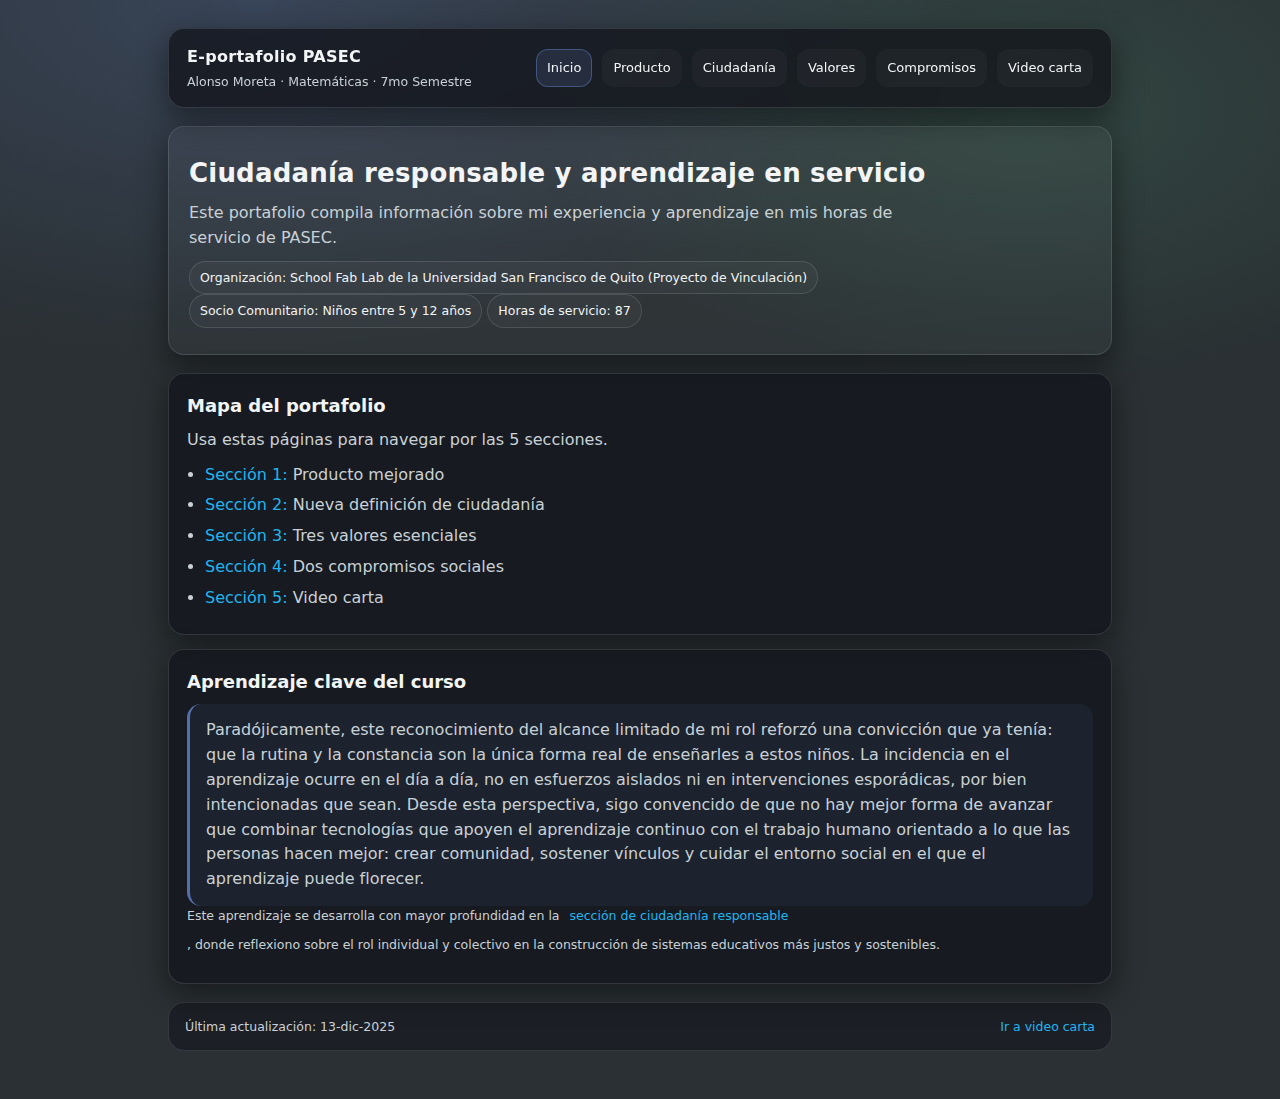
<file: index.html>
<!doctype html>
<html lang="es">
<head>
  <meta charset="utf-8" />
  <meta name="viewport" content="width=device-width, initial-scale=1" />
  <title>E-portafolio PASEC</title>
  <link rel="stylesheet" href="assets/css/styles.css" />
</head>
<body>
  <a class="skip-link" href="#contenido">Saltar al contenido</a>

  <div class="container">
    <header class="header">
      <div class="brand">
        <h1>E-portafolio PASEC</h1>
        <p>Alonso Moreta · Matemáticas · 7mo Semestre</p>
      </div>

      <nav class="nav" aria-label="Navegación principal">
        <a class="active" href="index.html">Inicio</a>
        <a href="producto.html">Producto</a>
        <a href="ciudadania.html">Ciudadanía</a>
        <a href="valores.html">Valores</a>
        <a href="compromisos.html">Compromisos</a>
        <a href="video.html">Video carta</a>
      </nav>
    </header>

    <section class="hero" id="contenido">
      <h2>Ciudadanía responsable y aprendizaje en servicio</h2>
      <p>
        Este portafolio compila información sobre mi experiencia y aprendizaje en mis horas de servicio de PASEC.
      </p>
      <div class="meta" style="margin-top:10px;">
        <span class="badge">Organización: School Fab Lab de la Universidad San Francisco de Quito (Proyecto de Vinculación)</span>
        <span class="badge">Socio Comunitario: Niños entre 5 y 12 años</span>
        <span class="badge">Horas de servicio: 87</span>
      </div>
    </section>

    <section class="grid" aria-label="Accesos a secciones">
      <article class="card">
        <h3>Mapa del portafolio</h3>
        <p>Usa estas páginas para navegar por las 5 secciones.</p>
        <ul class="list">
          <li><a href="producto.html">Sección 1:</a> Producto mejorado</li>
          <li><a href="ciudadania.html">Sección 2:</a> Nueva definición de ciudadanía</li>
          <li><a href="valores.html">Sección 3:</a> Tres valores esenciales</li>
          <li><a href="compromisos.html">Sección 4:</a> Dos compromisos sociales</li>
          <li><a href="video.html">Sección 5:</a> Video carta</li>
        </ul>
      </article>

<section class="card">
  <h3>Aprendizaje clave del curso</h3>

  <blockquote>
  Paradójicamente, este reconocimiento del alcance limitado de mi rol reforzó una convicción que ya tenía:
  que la rutina y la constancia son la única forma real de enseñarles a estos niños. La incidencia en el
  aprendizaje ocurre en el día a día, no en esfuerzos aislados ni en intervenciones esporádicas, por bien
  intencionadas que sean. Desde esta perspectiva, sigo convencido de que no hay mejor forma de avanzar que
  combinar tecnologías que apoyen el aprendizaje continuo con el trabajo humano orientado a lo que las
  personas hacen mejor: crear comunidad, sostener vínculos y cuidar el entorno social en el que el aprendizaje
  puede florecer.
  </blockquote>

  <p class="meta">
    Este aprendizaje se desarrolla con mayor profundidad en la
    <a href="ciudadania.html">sección de ciudadanía responsable</a>, donde reflexiono sobre el rol individual y colectivo en la construcción de sistemas educativos
    más justos y sostenibles.
  </p>
</section>

      
      </section>

    <footer class="footer">
      <span>Última actualización: 13-dic-2025</span>
      <span><a href="video.html">Ir a video carta</a></span>
    </footer>
  </div>
</body>
</html>
</file>
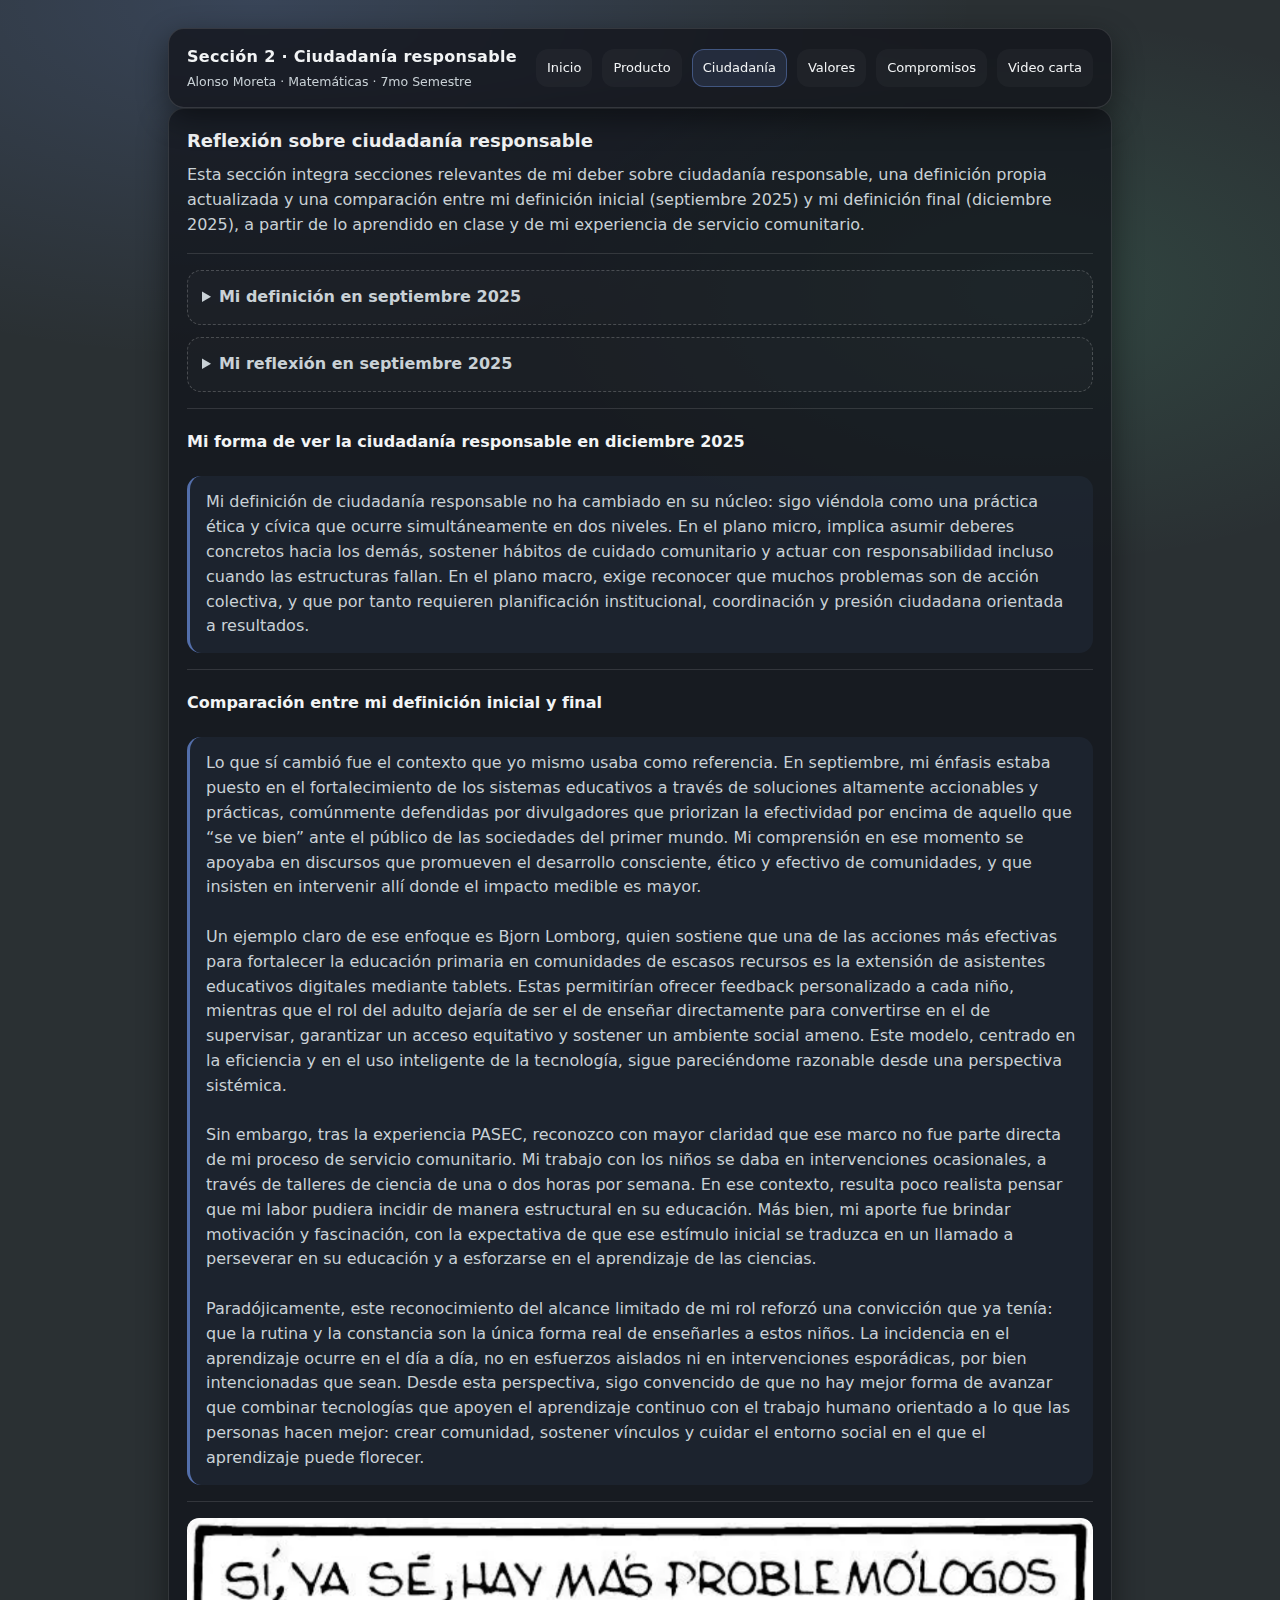
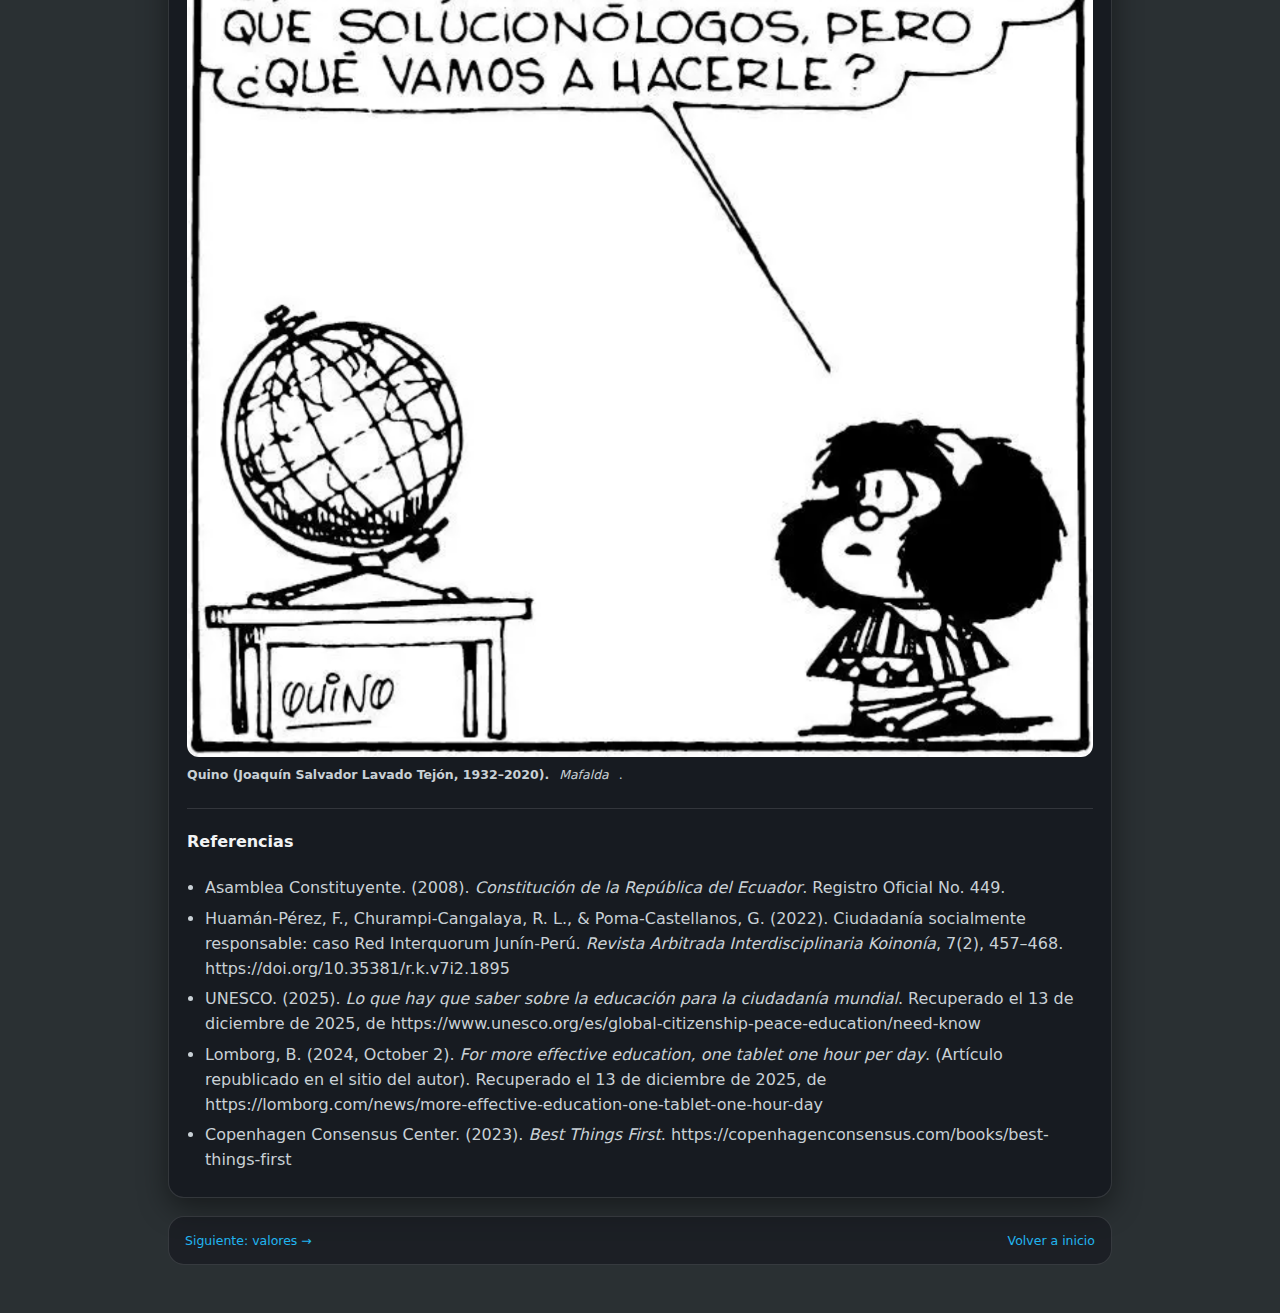
<file: ciudadania.html>
<!doctype html>
<html lang="es">
<head>
  <meta charset="utf-8" />
  <meta name="viewport" content="width=device-width, initial-scale=1" />
  <title>Ciudadanía responsable · E-portafolio PASEC</title>
  <link rel="stylesheet" href="assets/css/styles.css" />
</head>
<body>
  <div class="container">
    <header class="header">
      <div class="brand">
        <h1>Sección 2 · Ciudadanía responsable</h1>
        <p>Alonso Moreta · Matemáticas · 7mo Semestre</p>
      </div>
      <nav class="nav" aria-label="Navegación principal">
        <a href="index.html">Inicio</a>
        <a href="producto.html">Producto</a>
        <a class="active" href="ciudadania.html">Ciudadanía</a>
        <a href="valores.html">Valores</a>
        <a href="compromisos.html">Compromisos</a>
        <a href="video.html">Video carta</a>
      </nav>
    </header>

    <section class="card">
  <h3>Reflexión sobre ciudadanía responsable</h3>

  <p>
    Esta sección integra secciones relevantes de mi deber sobre ciudadanía responsable, una definición propia actualizada
    y una comparación entre mi definición inicial (septiembre 2025) y mi definición final (diciembre 2025),
    a partir de lo aprendido en clase y de mi experiencia de servicio comunitario.
  </p>

  <hr class="sep" />

  <!-- ========================= -->
  <!-- 1) DEBER (verbatim)       -->
  <!-- ========================= -->
  <details class="placeholder" style="margin-top:12px;">
    <summary><strong>Mi definición en septiembre 2025</strong></summary>
    <div style="margin-top:12px; color: var(--text);">
      <p>
        La Constitución de la República del Ecuador (2008) ofrece un marco nítido de ciudadanía socialmente
        responsable al articular derechos y deberes junto con la idea de participación activa y solidaridad
        como bases de la vida en común. El artículo 95 indica que las personas, individual y colectivamente,
        “participarán de manera protagónica en la toma de decisiones, planificación y gestión de los asuntos
        públicos”, orientadas por la igualdad, la deliberación, el respeto a la diversidad y el control popular.
        A su vez, el artículo 83 enumera deberes concretos como promover el bien común, practicar la justicia y
        la solidaridad, y participar honestamente en la vida política, cívica y comunitaria.
      </p>

      <p>
        En el plano internacional, la UNESCO difunde una noción de ciudadanía mundial que subraya
        <strong>responsabilidad social</strong>. Esta perspectiva, junto con aportes latinoamericanos, pone el
        acento en la dimensión ética individual: responsabilidad, honestidad, tolerancia y compromiso como
        condiciones para una convivencia democrática efectiva (UNESCO, 2025).
      </p>

      <p>
        Me concierne, específicamente, el tema de la educación, puesto que mi servicio comunicario es preparar
        talleres de STEM para niños en escuelas de escasos recursos. En este contexto, la responsabilidad social
        adquiere otro tipo de sentido. A escala global, las plataformas de <strong>aprendizaje adaptativo</strong>
        (ej., DreamBox, Khan Academy) personalizan la enseñanza y ayudan a cerrar brechas; del mismo modo,
        los programas de aprendizaje socioemocional y apoyo psicosocial a niños vulnerables integran el bienestar
        emocional a la formación ciudadana. En el <strong>espacio urbano</strong>, iniciativas como los Parques
        Biblioteca de Medellín o Urban Thinkscape en Filadelfia convierten el espacio público en entorno educativo
        y fortalecen la cohesión social.
      </p>

      <p>
        De allí surge una pregunta: ¿qué significa ser un buen ciudadano cuando las estructuras fallan?
        La respuesta apunta a sostener deberes morales y actuar solidariamente, a la vez que se exige el
        cumplimiento de las obligaciones institucionales.
      </p>
    </div>
  </details>

  <details class="placeholder" style="margin-top:12px;">
    <summary><strong>Mi reflexión en septiembre 2025</strong></summary>
    <div style="margin-top:12px; color: var(--text);">
      <p>
        Siempre me interesó la filosofía moral y la ética de la ciudadanía. Desde un inicio entendí que la
        ciudadanía es más que una categoría política, pues constituye una forma de organización comunitaria
        cuyo manejo incide de manera directa en la vida cotidiana. Esta visión se acerca tanto a la ética
        kantiana del deber, que enfatiza la obligación moral, como al republicanismo cívico, que resalta la
        importancia de la participación común. Gracias a eso, he adoptado el un parecer que me parece evidente:
        el valor moral de una persona se mide en la manera en que enfrenta los problemas colectivos. Un buen
        ciudadano no asume deberes hacia los demás, buscando la justicia y el bien común en la vida diaria de la
        ciudad, espacio donde se hacen visibles tanto los aciertos como las carencias de las estructuras sociales.
      </p>

      <p>
        Mi experiencia en la organización me llevó a confrontar estas ideas en la práctica. Allí pude observar
        de primera mano diversas fallas estructurales: la falta de planificación de los talleres, el mal uso o la
        subutilización de recursos disponibles y la persistente inequidad educativa que enfrentaban los niños con
        perfiles psicosociales y académicos muy bajos en comparación con sus pares. Sin embargo, al mismo tiempo
        confirmé que las acciones individuales, aunque parciales, poseen un enorme valor y pueden marcar diferencias
        significativas en la vida de los demás.
      </p>

      <p>
        Como pequeña tangente quisiera definir qué es un <strong>problema de acción colectiva</strong>. Así como
        hay situaciones que pueden resolverse con la intervención inmediata de individuos o comunidades, hay otras
        que por su magnitud exigen coordinación en niveles administrativos más altos. Mantener un parque limpio,
        por ejemplo, puede lograrse si los vecinos asumen el deber de no ensuciar y colaboran en tareas básicas de
        mantenimiento. En cambio, diseñar un sistema de transporte escolar seguro o reconstruir una escuela tras un
        desastre rebasa las capacidades individuales y requiere planificación estatal, recursos financieros y decisiones
        políticas. Conociendo eso, se puede ver cómo la ciudadanía responsable existe a varias escalas.
      </p>

      <p>
        En este marco, considero que muchos de los llamados <em>cambios de hábitos</em> suelen aparecer como una
        forma de desviar la atención de los problemas estructurales que deben resolverse en niveles organizacionales
        más amplios, como las alcaldías, los ministerios o el propio Estado. Los ejemplos mencionados en la sección
        anterior demuestran que las intervenciones educativas sostenibles dependen de estructuras sólidas que planifiquen
        y garanticen derechos, y de grandes empresas que ofrezcan productos útiles. Aun así, sigo convencido de que los
        problemas de acción colectiva también son, en cierta medida, responsabilidad individual. La limpieza de las calles
        ilustra bien esta idea: ninguna política pública será suficiente si los ciudadanos no asumen la responsabilidad
        concreta de mantener limpio su entorno. Una comunidad más ordenada y digna no se sostiene solo en campañas
        institucionales, sino en el compromiso real de sus miembros. De manera análoga, en el ámbito educativo, no hay
        cantidad de recursos que el Estado pueda asignar a una escuela que logre sustituir la motivación y el compromiso
        de los educadores; sin esa disposición personal, cualquier esfuerzo institucional pierde eficacia.
      </p>

      <p>
        Concluyo reafirmando que ejercer hábitos de responsabilidad cívica hace moralmente mejor a una persona, incluso en
        contextos donde los problemas son colectivos y las estructuras fallan. Un ciudadano ético observa las deficiencias
        institucionales y actúa para mitigarlas. Más aún, al mismo tiempo, exige que las autoridades cumplan con su rol.
        La experiencia en la organización me mostró que la ciudadanía se juega en dos niveles inseparables: en el plano micro,
        donde las acciones individuales sostienen la vida comunitaria día a día; y en el plano macro, donde la presión ciudadana
        debe orientar a los gobiernos locales y al Estado a asumir compromisos firmes en educación, inclusión y equidad.
      </p>
    </div>
  </details>

  <hr class="sep" />

  <!-- ========================= -->
  <!-- 2) DEFINICIÓN ACTUAL      -->
  <!-- ========================= -->
  <h4>Mi forma de ver la ciudadanía responsable en diciembre 2025</h4>

  <blockquote>
    Mi definición de ciudadanía responsable no ha cambiado en su núcleo: sigo viéndola como una práctica ética y cívica
    que ocurre simultáneamente en dos niveles. En el plano micro, implica asumir deberes concretos hacia los demás, sostener
    hábitos de cuidado comunitario y actuar con responsabilidad incluso cuando las estructuras fallan. En el plano macro,
    exige reconocer que muchos problemas son de acción colectiva, y que por tanto requieren planificación institucional,
    coordinación y presión ciudadana orientada a resultados.
  </blockquote>

  <hr class="sep" />

  <!-- ========================= -->
  <!-- 3) COMPARACIÓN 300–350    -->
  <!-- ========================= -->
  <h4>Comparación entre mi definición inicial y final</h4>

  <blockquote>
  Lo que sí cambió fue el contexto que yo mismo usaba como referencia. En septiembre, mi énfasis estaba puesto
  en el fortalecimiento de los sistemas educativos a través de soluciones altamente accionables y prácticas,
  comúnmente defendidas por divulgadores que priorizan la efectividad por encima de aquello que “se ve bien”
  ante el público de las sociedades del primer mundo. Mi comprensión en ese momento se apoyaba en discursos
  que promueven el desarrollo consciente, ético y efectivo de comunidades, y que insisten en intervenir allí
  donde el impacto medible es mayor.
  <br><br>
  Un ejemplo claro de ese enfoque es Bjorn Lomborg, quien sostiene que una de las acciones más efectivas para
  fortalecer la educación primaria en comunidades de escasos recursos es la extensión de asistentes educativos
  digitales mediante tablets. Estas permitirían ofrecer feedback personalizado a cada niño, mientras que el
  rol del adulto dejaría de ser el de enseñar directamente para convertirse en el de supervisar, garantizar
  un acceso equitativo y sostener un ambiente social ameno. Este modelo, centrado en la eficiencia y en el uso
  inteligente de la tecnología, sigue pareciéndome razonable desde una perspectiva sistémica.
  <br><br>
  Sin embargo, tras la experiencia PASEC, reconozco con mayor claridad que ese marco no fue parte directa de mi
  proceso de servicio comunitario. Mi trabajo con los niños se daba en intervenciones ocasionales, a través de
  talleres de ciencia de una o dos horas por semana. En ese contexto, resulta poco realista pensar que mi labor
  pudiera incidir de manera estructural en su educación. Más bien, mi aporte fue brindar
  motivación y fascinación, con la expectativa de que ese estímulo inicial se traduzca en un llamado a
  perseverar en su educación y a esforzarse en el aprendizaje de las ciencias.
  <br><br>
  Paradójicamente, este reconocimiento del alcance limitado de mi rol reforzó una convicción que ya tenía:
  que la rutina y la constancia son la única forma real de enseñarles a estos niños. La incidencia en el
  aprendizaje ocurre en el día a día, no en esfuerzos aislados ni en intervenciones esporádicas, por bien
  intencionadas que sean. Desde esta perspectiva, sigo convencido de que no hay mejor forma de avanzar que
  combinar tecnologías que apoyen el aprendizaje continuo con el trabajo humano orientado a lo que las
  personas hacen mejor: crear comunidad, sostener vínculos y cuidar el entorno social en el que el aprendizaje
  puede florecer.
</blockquote>
      
  <hr class="sep" />

<figure style="margin:0 0 24px 0;">
    <img src="assets/img/mafalda.png" alt="Viñeta de Mafalda, de Quino" style="max-width:100%; border-radius:12px;">
    <figcaption class="meta">
      <strong>Quino (Joaquín Salvador Lavado Tejón, 1932–2020).</strong>
      <em>Mafalda</em>.
    </figcaption>
</figure>

  <hr class="sep" />

  <!-- ========================= -->
  <!-- 4) REFERENCIAS APA 7      -->
  <!-- ========================= -->
  <h4>Referencias</h4>
  <ul class="list">
    <li>
      Asamblea Constituyente. (2008). <em>Constitución de la República del Ecuador</em>. Registro Oficial No. 449.
    </li>
    <li>
      Huamán-Pérez, F., Churampi-Cangalaya, R. L., &amp; Poma-Castellanos, G. (2022). Ciudadanía socialmente responsable:
      caso Red Interquorum Junín-Perú. <em>Revista Arbitrada Interdisciplinaria Koinonía</em>, 7(2), 457–468.
      https://doi.org/10.35381/r.k.v7i2.1895
    </li>
    <li>
      UNESCO. (2025). <em>Lo que hay que saber sobre la educación para la ciudadanía mundial</em>.
      Recuperado el 13 de diciembre de 2025, de https://www.unesco.org/es/global-citizenship-peace-education/need-know
    </li>
    <li>
      Lomborg, B. (2024, October 2). <em>For more effective education, one tablet one hour per day</em>.
      (Artículo republicado en el sitio del autor). Recuperado el 13 de diciembre de 2025, de https://lomborg.com/news/more-effective-education-one-tablet-one-hour-day
    </li>
    <li>
      Copenhagen Consensus Center. (2023). <em>Best Things First</em>. https://copenhagenconsensus.com/books/best-things-first
    </li>
  </ul>
</section>


    <footer class="footer">
      <span><a href="valores.html">Siguiente: valores →</a></span>
      <span><a href="index.html">Volver a inicio</a></span>
    </footer>
  </div>
</body>
</html>
</file>
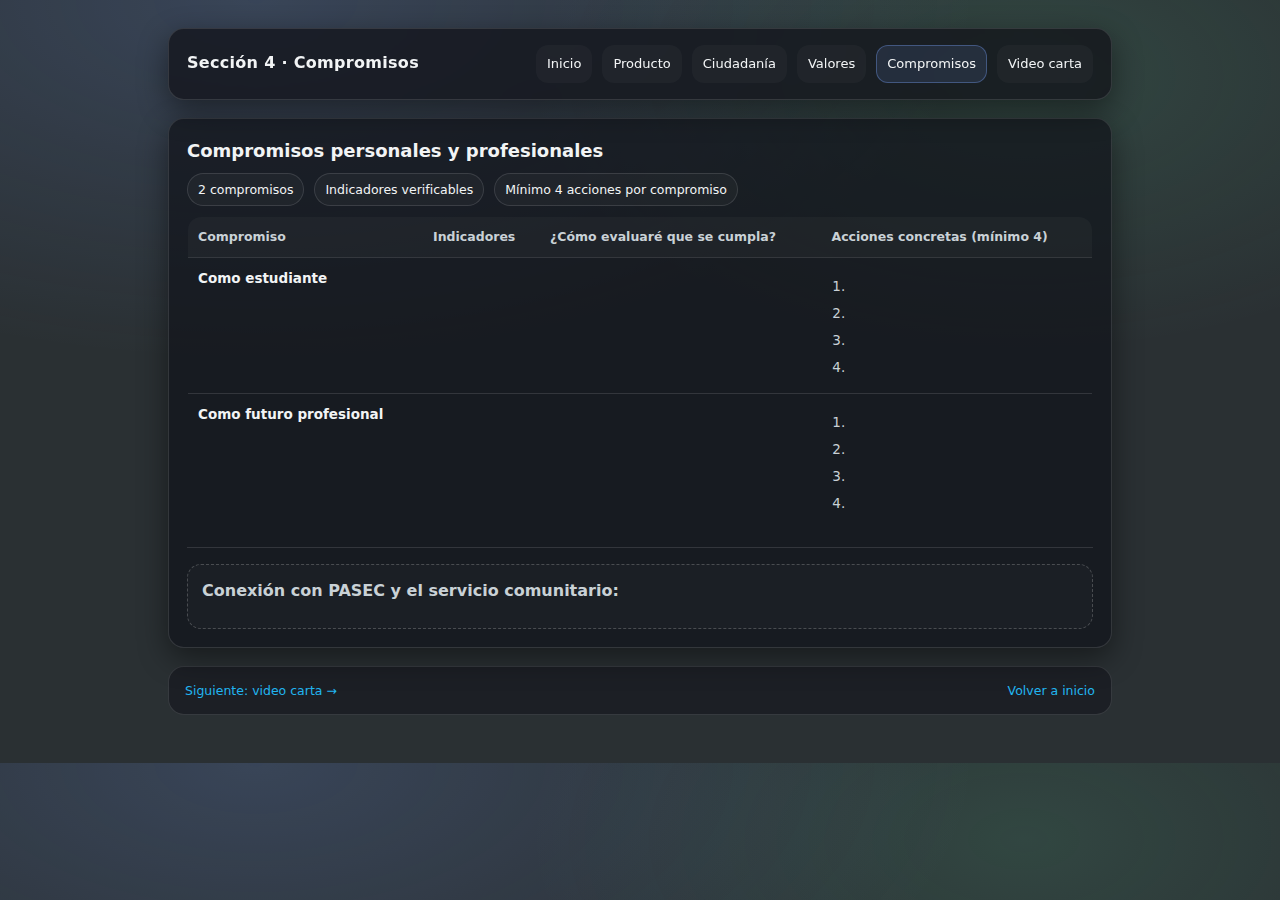
<file: compromisos.html>
<!doctype html>
<html lang="es">
<head>
  <meta charset="utf-8" />
  <meta name="viewport" content="width=device-width, initial-scale=1" />
  <title>Compromisos · E-portafolio PASEC</title>
  <link rel="stylesheet" href="assets/css/styles.css" />
</head>
<body>
  <div class="container">
    <header class="header">
      <div class="brand">
        <h1>Sección 4 · Compromisos</h1>
        <p><!-- TODO: Nombre completo · Carrera · Semestre --></p>
      </div>
      <nav class="nav" aria-label="Navegación principal">
        <a href="index.html">Inicio</a>
        <a href="producto.html">Producto</a>
        <a href="ciudadania.html">Ciudadanía</a>
        <a href="valores.html">Valores</a>
        <a class="active" href="compromisos.html">Compromisos</a>
        <a href="video.html">Video carta</a>
      </nav>
    </header>

    <section class="grid">
      <article class="card">
        <h3>Compromisos personales y profesionales</h3>
        <p class="meta">
          <span class="badge">2 compromisos</span>
          <span class="badge">Indicadores verificables</span>
          <span class="badge">Mínimo 4 acciones por compromiso</span>
        </p>

        <table class="table" aria-label="Tabla de compromisos">
          <thead>
            <tr>
              <th>Compromiso</th>
              <th>Indicadores</th>
              <th>¿Cómo evaluaré que se cumpla?</th>
              <th>Acciones concretas (mínimo 4)</th>
            </tr>
          </thead>
          <tbody>
            <tr>
              <td><strong>Como estudiante</strong><br><!-- TODO: compromiso específico --></td>
              <td><!-- TODO: 2–4 indicadores --></td>
              <td><!-- TODO: evidencia / frecuencia / registro --></td>
              <td>
                <ol class="list">
                  <li><!-- TODO --></li>
                  <li><!-- TODO --></li>
                  <li><!-- TODO --></li>
                  <li><!-- TODO --></li>
                </ol>
              </td>
            </tr>
            <tr>
              <td><strong>Como futuro profesional</strong><br><!-- TODO: compromiso específico --></td>
              <td><!-- TODO: 2–4 indicadores --></td>
              <td><!-- TODO: evidencia / frecuencia / registro --></td>
              <td>
                <ol class="list">
                  <li><!-- TODO --></li>
                  <li><!-- TODO --></li>
                  <li><!-- TODO --></li>
                  <li><!-- TODO --></li>
                </ol>
              </td>
            </tr>
          </tbody>
        </table>

        <hr class="sep" />

        <div class="placeholder">
          <p><strong>Conexión con PASEC y el servicio comunitario:</strong></p>
          <p><!-- TODO: 6–10 líneas explicando cómo la experiencia sustenta estos compromisos --></p>
        </div>
      </article>
    </section>

    <footer class="footer">
      <span><a href="video.html">Siguiente: video carta →</a></span>
      <span><a href="index.html">Volver a inicio</a></span>
    </footer>
  </div>
</body>
</html>
</file>
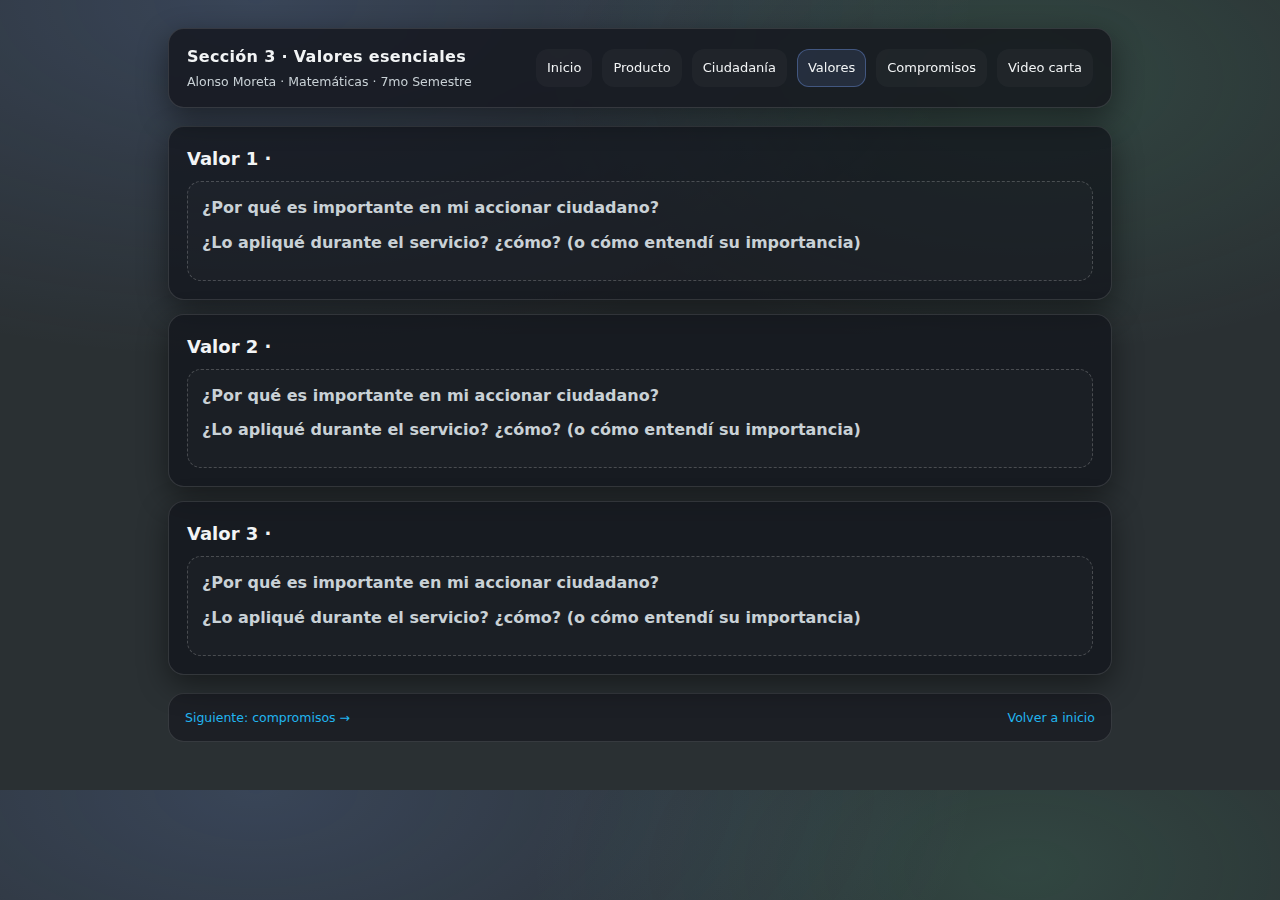
<file: valores.html>
<!doctype html>
<html lang="es">
<head>
  <meta charset="utf-8" />
  <meta name="viewport" content="width=device-width, initial-scale=1" />
  <title>Valores · E-portafolio PASEC</title>
  <link rel="stylesheet" href="assets/css/styles.css" />
</head>
<body>
  <div class="container">
    <header class="header">
      <div class="brand">
        <h1>Sección 3 · Valores esenciales</h1>
        <p>Alonso Moreta · Matemáticas · 7mo Semestre</p>
      </div>
      <nav class="nav" aria-label="Navegación principal">
        <a href="index.html">Inicio</a>
        <a href="producto.html">Producto</a>
        <a href="ciudadania.html">Ciudadanía</a>
        <a class="active" href="valores.html">Valores</a>
        <a href="compromisos.html">Compromisos</a>
        <a href="video.html">Video carta</a>
      </nav>
    </header>

    <section class="grid">
      <article class="card">
        <h3>Valor 1 · <!-- TODO: nombre del valor --></h3>
        <div class="placeholder">
          <p><strong>¿Por qué es importante en mi accionar ciudadano?</strong></p>
          <p><!-- TODO --></p>
          <p><strong>¿Lo apliqué durante el servicio? ¿cómo? (o cómo entendí su importancia)</strong></p>
          <p><!-- TODO --></p>
        </div>
      </article>

      <article class="card">
        <h3>Valor 2 · <!-- TODO: nombre del valor --></h3>
        <div class="placeholder">
          <p><strong>¿Por qué es importante en mi accionar ciudadano?</strong></p>
          <p><!-- TODO --></p>
          <p><strong>¿Lo apliqué durante el servicio? ¿cómo? (o cómo entendí su importancia)</strong></p>
          <p><!-- TODO --></p>
        </div>
      </article>

      <article class="card">
        <h3>Valor 3 · <!-- TODO: nombre del valor --></h3>
        <div class="placeholder">
          <p><strong>¿Por qué es importante en mi accionar ciudadano?</strong></p>
          <p><!-- TODO --></p>
          <p><strong>¿Lo apliqué durante el servicio? ¿cómo? (o cómo entendí su importancia)</strong></p>
          <p><!-- TODO --></p>
        </div>
      </article>
    </section>

    <footer class="footer">
      <span><a href="compromisos.html">Siguiente: compromisos →</a></span>
      <span><a href="index.html">Volver a inicio</a></span>
    </footer>
  </div>
</body>
</html>
</file>
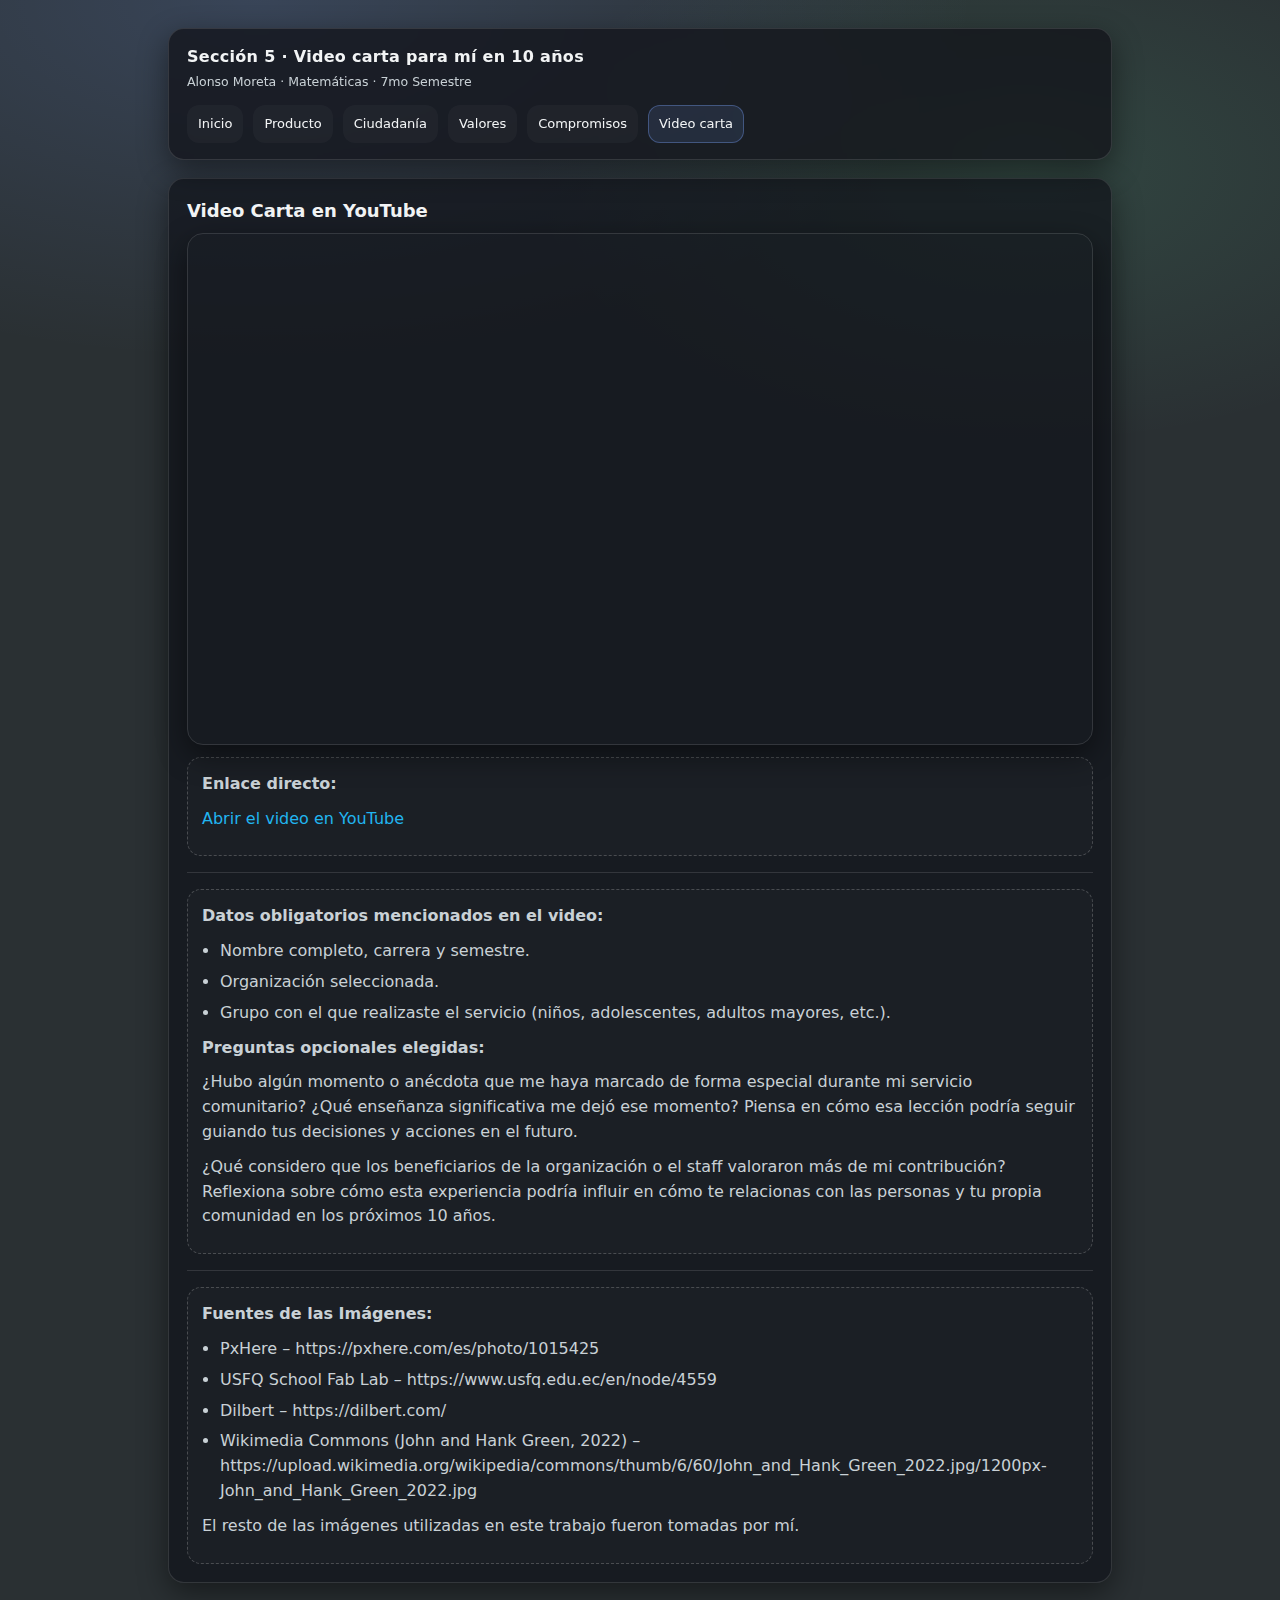
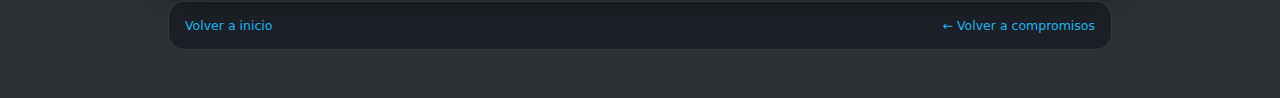
<file: video.html>
<!doctype html>
<html lang="es">
<head>
  <meta charset="utf-8" />
  <meta name="viewport" content="width=device-width, initial-scale=1" />
  <title>Video carta · E-portafolio PASEC</title>
  <link rel="stylesheet" href="assets/css/styles.css" />
</head>
<body>
  <div class="container">
    <header class="header">
      <div class="brand">
        <h1>Sección 5 · Video carta para mí en 10 años</h1>
        <p>Alonso Moreta · Matemáticas · 7mo Semestre</p>
      </div>
      <nav class="nav" aria-label="Navegación principal">
        <a href="index.html">Inicio</a>
        <a href="producto.html">Producto</a>
        <a href="ciudadania.html">Ciudadanía</a>
        <a href="valores.html">Valores</a>
        <a href="compromisos.html">Compromisos</a>
        <a class="active" href="video.html">Video carta</a>
      </nav>
    </header>

    <section class="grid">
      <article class="card">
        <h3>Video Carta en YouTube</h3>
 
<div class="video" aria-label="Video de YouTube embebido">
  <iframe
    id="yt-player"
    src="https://www.youtube.com/embed/KMaxazwo6g8?enablejsapi=1&autoplay=1&mute=1&rel=0"
    title="Video carta para mí en 10 años"
    allow="accelerometer; autoplay; clipboard-write; encrypted-media; gyroscope; picture-in-picture; web-share"
    allowfullscreen>
  </iframe>
</div>

    <div style="margin-top:12px;" class="placeholder">
      <p><strong>Enlace directo:</strong></p>
      <p>
        <a href="https://www.youtube.com/watch?v=KMaxazwo6g8" target="_blank" rel="noopener">
          Abrir el video en YouTube
        </a>
      </p>
    </div>

        <hr class="sep" />

        <div class="placeholder">
          <p><strong>Datos obligatorios mencionados en el video:</strong></p>
          <ul class="list">
            <li>Nombre completo, carrera y semestre.</li>
            <li>Organización seleccionada.</li>
            <li>Grupo con el que realizaste el servicio (niños, adolescentes, adultos mayores, etc.).</li>
          </ul>
          <p style="margin-top:10px;"><strong>Preguntas opcionales elegidas:</strong></p>
          <p>¿Hubo algún momento o anécdota que me haya marcado de forma especial durante mi servicio comunitario?
            ¿Qué enseñanza significativa me dejó ese momento? Piensa en cómo esa lección podría seguir guiando tus decisiones y acciones en el futuro. </p>
          <p>¿Qué considero que los beneficiarios de la organización o el staff valoraron más de mi contribución?
            Reflexiona sobre cómo esta experiencia podría influir en cómo te relacionas con las personas y tu propia comunidad en los próximos 10 años. </p>
        </div>
 <hr class="sep" />
        <div class="placeholder">
  <p><strong>Fuentes de las Imágenes:</strong></p>
  <ul class="list">
    <li>PxHere – https://pxhere.com/es/photo/1015425</li>
    <li>USFQ School Fab Lab – https://www.usfq.edu.ec/en/node/4559</li>
    <li>Dilbert – https://dilbert.com/</li>
    <li>Wikimedia Commons (John and Hank Green, 2022) – https://upload.wikimedia.org/wikipedia/commons/thumb/6/60/John_and_Hank_Green_2022.jpg/1200px-John_and_Hank_Green_2022.jpg</li>
  </ul>
  <p style="margin-top:10px;">
    El resto de las imágenes utilizadas en este trabajo fueron tomadas por mí.
  </p>
</div>

      </article>
    </section>
    
<script src="https://www.youtube.com/iframe_api"></script>

<script>
  let player;

  function onYouTubeIframeAPIReady() {
    player = new YT.Player('yt-player', {
      events: {
        'onReady': onPlayerReady
      }
    });
  }

  function onPlayerReady(event) {
    event.target.setPlaybackRate(1.15);
    event.target.playVideo();
  }
</script>
    <footer class="footer">
      <span><a href="index.html">Volver a inicio</a></span>
      <span><a href="compromisos.html">← Volver a compromisos</a></span>
    </footer>
  </div>
</body>
</html>
</file>
<file: assets/css/styles.css>
:root{
  /* core surfaces (from palette) */
  --bg: #2A3033;
  --card: #384246;

  /* typography (high contrast on dark surfaces) */
  --text: #F2F4F5;
  --muted: #C9D1D6;

  /* dividers */
  --line: rgba(255,255,255,.12);

  /* accents (from palette) */
  --accent: #21B5F0;   /* bright cyan */
  --accent2: #3C9EC5;  /* softer teal */

  /* highlights (requested) */
  --highlight: #C97A3A;      /* brownish orange */
  --highlight-2: #FFFFFF;    /* white */
  --highlight-text: #1B1F22; /* readable on white/orange */

  --shadow: 0 10px 30px rgba(0,0,0,.45);
  --radius: 16px;
  --max: 980px;
}


*{ box-sizing: border-box; }
html, body{ margin:0; padding:0; }
body{
  font-family: ui-sans-serif, system-ui, -apple-system, Segoe UI, Roboto, Arial, "Noto Sans", "Helvetica Neue", sans-serif;
  background: radial-gradient(1200px 600px at 20% 0%, rgba(122,162,255,.18), transparent 60%),
              radial-gradient(900px 500px at 80% 10%, rgba(103,232,169,.12), transparent 55%),
              var(--bg);
  color: var(--text);
  line-height: 1.55;
}

a{ color: var(--accent); text-decoration: none; }
a:hover{ text-decoration: underline; }

.container{
  max-width: var(--max);
  margin: 0 auto;
  padding: 28px 18px 48px;
}

.skip-link{
  position:absolute;
  left:-999px;
  top:auto;
  width:1px;
  height:1px;
  overflow:hidden;
}
.skip-link:focus{
  left:18px; top:18px; width:auto; height:auto;
  padding:10px 12px;
  background: var(--card);
  border: 1px solid var(--line);
  border-radius: 12px;
  box-shadow: var(--shadow);
  z-index: 9999;
}

.header{
  display:flex;
  flex-wrap: wrap;
  gap: 14px 18px;
  align-items: center;
  justify-content: space-between;
  padding: 16px 18px;
  background: rgba(17,19,26,.75);
  border: 1px solid var(--line);
  border-radius: var(--radius);
  box-shadow: var(--shadow);
  position: sticky;
  top: 12px;
  backdrop-filter: blur(10px);
}

.brand{
  display:flex;
  flex-direction: column;
  gap: 2px;
}
.brand h1{
  font-size: 16px;
  margin:0;
  letter-spacing: .3px;
}
.brand p{
  margin:0;
  color: var(--muted);
  font-size: 12.5px;
}

.nav{
  display:flex;
  flex-wrap: wrap;
  gap: 10px;
}
.nav a{
  padding: 8px 10px;
  border-radius: 12px;
  border: 1px solid transparent;
  color: var(--text);
  font-size: 13px;
  background: rgba(255,255,255,.03);
}
.nav a:hover{
  border-color: var(--line);
  background: rgba(255,255,255,.06);
  text-decoration:none;
}
.nav a.active{
  border-color: rgba(122,162,255,.35);
  background: rgba(122,162,255,.12);
}

.hero{
  margin-top: 18px;
  padding: 26px 20px;
  border-radius: var(--radius);
  border: 1px solid var(--line);
  background: linear-gradient(180deg, rgba(255,255,255,.04), rgba(255,255,255,.02));
  box-shadow: var(--shadow);
}
.hero h2{
  margin:0 0 8px 0;
  font-size: 26px;
  letter-spacing: .2px;
}
.hero p{
  margin:0;
  color: var(--muted);
  max-width: 72ch;
}

.grid{
  margin-top: 18px;
  display:grid;
  grid-template-columns: repeat(12, 1fr);
  gap: 14px;
}
.card{
  grid-column: span 12;
  padding: 18px 18px;
  border-radius: var(--radius);
  border: 1px solid var(--line);
  background: rgba(17,19,26,.72);
  box-shadow: var(--shadow);
}
.card h3{
  margin: 0 0 8px 0;
  font-size: 18px;
}
.card p{
  margin: 0 0 10px 0;
  color: var(--muted);
}
.card .meta{
  font-size: 12.5px;
  color: var(--muted);
  display:flex;
  gap: 10px;
  flex-wrap: wrap;
}
.badge{
  display:inline-flex;
  gap: 8px;
  align-items:center;
  padding: 6px 10px;
  border-radius: 999px;
  border: 1px solid var(--line);
  background: rgba(255,255,255,.03);
  color: var(--text);
  font-size: 12.5px;
}

.columns{
  display:grid;
  grid-template-columns: 1fr;
  gap: 14px;
}
@media (min-width: 860px){
  .columns{ grid-template-columns: 2fr 1fr; }
}

hr.sep{
  border: none;
  border-top: 1px solid var(--line);
  margin: 16px 0;
}

.placeholder{
  padding: 14px 14px;
  border-radius: 14px;
  border: 1px dashed rgba(255,255,255,.20);
  background: rgba(255,255,255,.02);
  color: var(--muted);
}
blockquote{
  margin: 0;
  padding: 14px 16px;
  border-left: 3px solid rgba(122,162,255,.6);
  background: rgba(122,162,255,.06);
  border-radius: 14px;
  color: var(--muted);
}

.list{
  margin: 8px 0 0;
  padding-left: 18px;
  color: var(--muted);
}
.list li{ margin: 6px 0; }

.table{
  width: 100%;
  border-collapse: collapse;
  margin-top: 10px;
  overflow:hidden;
  border-radius: 14px;
  border: 1px solid var(--line);
}
.table th, .table td{
  padding: 10px 10px;
  border-bottom: 1px solid var(--line);
  vertical-align: top;
}
.table th{
  text-align:left;
  font-size: 12.5px;
  color: var(--muted);
  background: rgba(255,255,255,.03);
}
.table td{
  color: var(--text);
  font-size: 13.5px;
}
.table tr:last-child td{ border-bottom: none; }

.footer{
  margin-top: 18px;
  padding: 14px 16px;
  border-radius: var(--radius);
  border: 1px solid var(--line);
  background: rgba(17,19,26,.55);
  color: var(--muted);
  font-size: 12.5px;
  display:flex;
  flex-wrap: wrap;
  gap: 10px;
  justify-content: space-between;
  align-items: center;
}

/* YouTube responsive */
.video{
  position: relative;
  width: 100%;
  padding-top: 56.25%;
  border-radius: var(--radius);
  overflow: hidden;
  border: 1px solid var(--line);
  box-shadow: var(--shadow);
}
.video iframe{
  position:absolute;
  inset:0;
  width:100%;
  height:100%;
  border:0;
}
</file>
